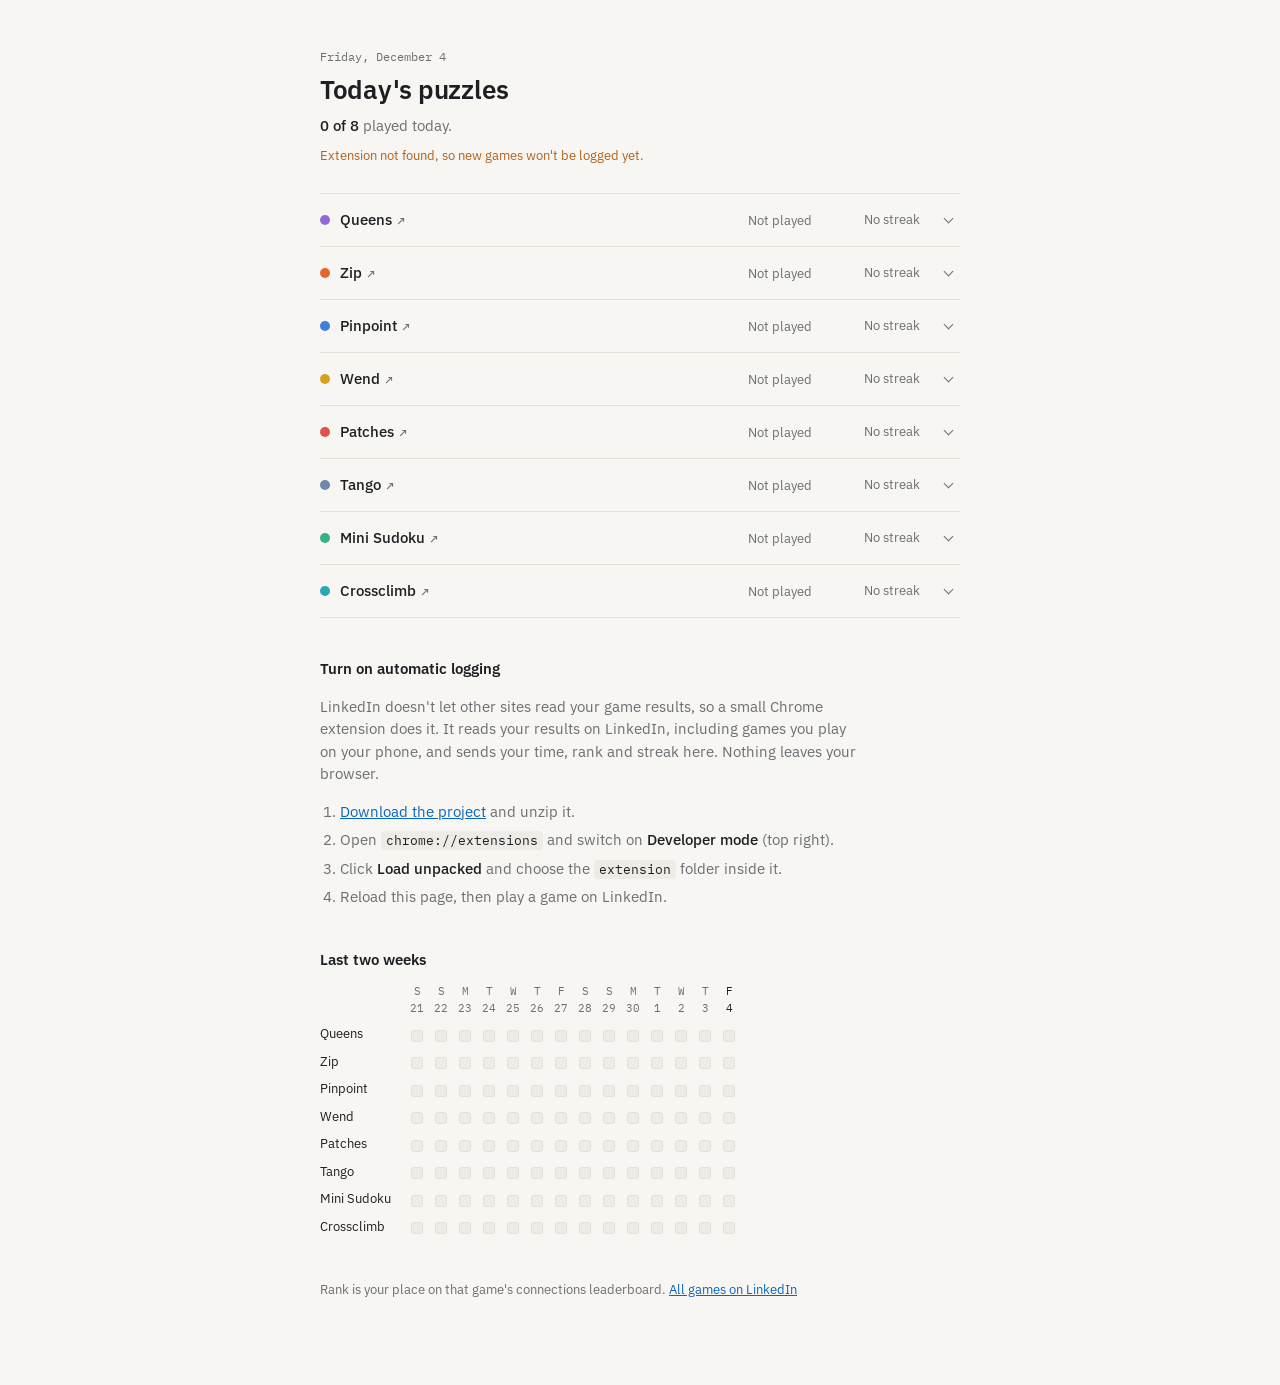
<file: index.html>
<!doctype html>
<html lang="en">
<head>
<meta charset="utf-8">
<meta name="viewport" content="width=device-width, initial-scale=1">
<title>Puzzle Streaks</title>
<link rel="preconnect" href="https://fonts.googleapis.com">
<link rel="preconnect" href="https://fonts.gstatic.com" crossorigin>
<link rel="stylesheet" href="https://fonts.googleapis.com/css2?family=IBM+Plex+Mono:wght@400;500&family=IBM+Plex+Sans:wght@400;500;600&display=swap">
<link rel="stylesheet" href="style.css?v=11">
</head>
<body>
<div class="wrap">
  <header>
    <div class="date" id="date"></div>
    <h1>Today's puzzles</h1>
    <p class="summary" id="summary"></p>
    <p class="status" id="status"></p>
  </header>

  <ul class="games" id="games"></ul>

  <section id="setup" hidden>
    <h2>Turn on automatic logging</h2>
    <p>LinkedIn doesn't let other sites read your game results, so a small Chrome extension does it. It reads your results on LinkedIn, including games you play on your phone, and sends your time, rank and streak here. Nothing leaves your browser.</p>
    <ol>
      <li><a href="https://github.com/rsuriprojects/puzzle-streaks/archive/refs/heads/main.zip">Download the project</a> and unzip it.</li>
      <li>Open <code>chrome://extensions</code> and switch on <b>Developer mode</b> (top right).</li>
      <li>Click <b>Load unpacked</b> and choose the <code>extension</code> folder inside it.</li>
      <li>Reload this page, then play a game on LinkedIn.</li>
    </ol>
  </section>

  <h2>Last two weeks</h2>
  <div class="hist-scroll"><table class="hist" id="hist"></table></div>

  <p class="foot">
    Rank is your place on that game's connections leaderboard.
    <a href="https://www.linkedin.com/games/" target="_blank" rel="noopener">All games on LinkedIn</a>
  </p>
</div>
<script src="app.js?v=11"></script>
</body>
</html>
</file>
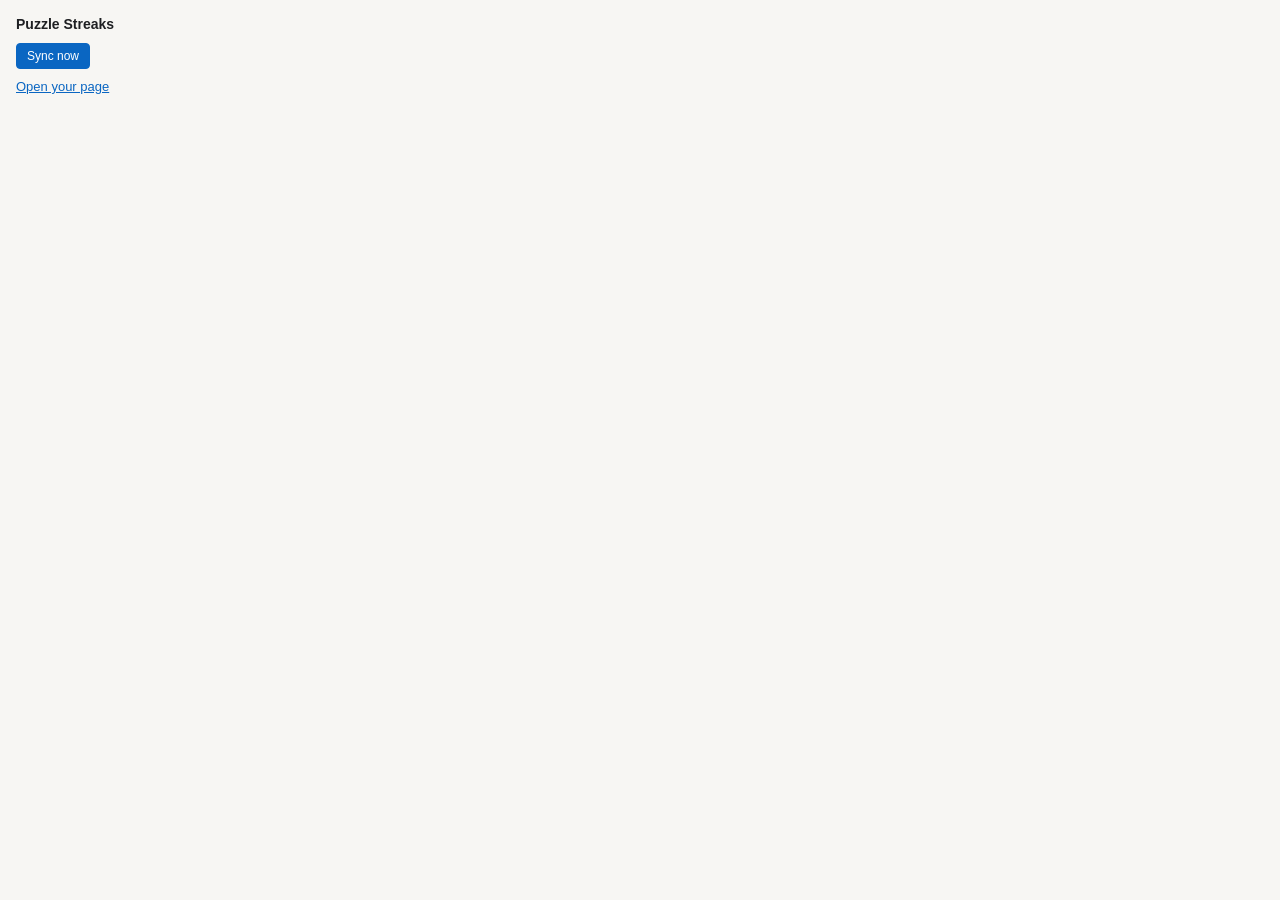
<file: extension/popup.html>
<!doctype html>
<html>
<head>
<meta charset="utf-8">
<style>
  body { font: 13px/1.5 "IBM Plex Sans", "Helvetica Neue", Arial, sans-serif; width: 300px; margin: 0; padding: 14px 16px; color: #1e1f22; background: #f7f6f3; }
  h1 { font-size: 14px; margin: 0 0 8px; }
  h2 { font-size: 12px; font-weight: 600; margin: 14px 0 4px; }
  p { margin: 0 0 8px; color: #6d6e72; }
  b { color: #1e1f22; font-weight: 500; }
  a { color: #0a66c2; }
  pre { white-space: pre-wrap; font-size: 11px; max-height: 140px; overflow: auto; background: #eeece7; padding: 6px; border-radius: 4px; }
  ul { list-style: none; margin: 0; padding: 0; }
  li { display: flex; justify-content: space-between; align-items: center; padding: 3px 0; }
  .sync { display: flex; align-items: center; gap: 8px; }
  #sync-now { color: #fff; background: #0a66c2; border-color: #0a66c2; padding: 3px 10px; }
  #sync-now:disabled { opacity: .6; cursor: default; }
  button { font: inherit; font-size: 12px; color: #0a66c2; background: none; border: 1px solid #d6d4cf; border-radius: 4px; padding: 1px 8px; cursor: pointer; }
</style>
</head>
<body>
  <h1>Puzzle Streaks</h1>
  <p id="today"></p>
  <p class="sync"><button id="sync-now" type="button">Sync now</button> <span id="sync-status"></span></p>
  <p id="last"></p>
  <p><a href="https://rsuriprojects.github.io/puzzle-streaks/" target="_blank">Open your page</a></p>
  <section id="screens" hidden>
    <h2>Something read wrong?</h2>
    <p>Copy what the extension saw on a game's results screen and send it over.</p>
    <ul id="screen-list"></ul>
  </section>
  <script src="popup.js"></script>
</body>
</html>
</file>
<file: style.css>
:root {
  --bg: #f7f6f3;
  --fg: #1e1f22;
  --muted: #6d6e72;
  --line: #e2e0db;
  --soft: #eeece7;
  --accent: #0a66c2;
  --warn: #b0611c;
  --g-queens: #9268d6;
  --g-zip: #e2672f;
  --g-pinpoint: #3f7fe0;
  --g-wend: #d6a21c;
  --g-patches: #e0524c;
  --g-tango: #6f87a8;
  --g-sudoku: #36b088;
  --g-crossclimb: #2aa6b6;
  --gold: #a87a06;
  --sans: "IBM Plex Sans", "Helvetica Neue", Arial, sans-serif;
  --mono: "IBM Plex Mono", ui-monospace, Menlo, monospace;
  color-scheme: light;
}
@media (prefers-color-scheme: dark) {
  :root {
    --bg: #17181a; --fg: #e8e7e3; --muted: #9b9b98; --line: #2c2d2f; --soft: #212224;
    --accent: #6aa9ea; --warn: #e0a15e; --gold: #e8bc4a; color-scheme: dark;
  }
}
* { box-sizing: border-box; }
body { margin: 0; background: var(--bg); color: var(--fg); font-family: var(--sans); font-size: 15px; line-height: 1.5; }
.wrap { max-width: 680px; margin: 0 auto; padding: 48px 20px 72px; }
header { display: grid; gap: 4px; margin-bottom: 28px; }
.date { font-family: var(--mono); font-size: 12px; color: var(--muted); }
h1 { font-size: 26px; font-weight: 600; margin: 0; letter-spacing: -0.01em; }
.summary { color: var(--muted); margin: 2px 0 0; }
.summary strong { color: var(--fg); font-weight: 500; }
.status { font-size: 13px; color: var(--muted); margin: 4px 0 0; }
.status .live { display: inline-block; width: 7px; height: 7px; border-radius: 50%; background: var(--g-sudoku); margin-right: 6px; vertical-align: 1px; }
.status.off { color: var(--warn); }

a { color: inherit; }
.games { list-style: none; margin: 0; padding: 0; border-top: 1px solid var(--line); }
.game { border-bottom: 1px solid var(--line); padding: 14px 0; }
.game { padding: 0; }
.row {
  display: grid; grid-template-columns: minmax(0, 1fr) auto 92px 24px; align-items: center; gap: 16px;
  padding: 14px 0; cursor: pointer;
}
.name { display: flex; align-items: center; flex-wrap: wrap; gap: 4px 10px; min-width: 0; }
.dot { width: 10px; height: 10px; border-radius: 50%; flex: none; background: var(--game); }
.name a { font-weight: 500; text-decoration: none; }
.name a:hover { text-decoration: underline; text-underline-offset: 3px; }
.name .arrow { color: var(--muted); font-size: 12px; }
.bonus-tag {
  font-size: 12px; font-weight: 500; color: var(--gold) !important;
  border: 1px solid currentColor; border-radius: 999px; padding: 0 8px; line-height: 20px;
}
.today { font-family: var(--mono); font-size: 14px; white-space: nowrap; }
.today b { font-weight: 500; }
.today .sep { color: var(--muted); margin: 0 6px; }
.sub { font-family: var(--sans); font-size: 13px; color: var(--muted); }
.streak { font-size: 13px; color: var(--muted); white-space: nowrap; text-align: right; }
.streak b { font-family: var(--mono); color: var(--fg); font-weight: 500; font-size: 15px; }
.streak.risk, .streak.risk b { color: var(--warn); }
.toggle { width: 24px; height: 24px; border: 0; background: none; padding: 0; cursor: pointer; display: grid; place-items: center; color: var(--muted); }
.toggle span { width: 7px; height: 7px; border-right: 1.5px solid currentColor; border-bottom: 1.5px solid currentColor; transform: translateY(-2px) rotate(45deg); transition: transform .15s; }
.open .toggle span { transform: translateY(2px) rotate(-135deg); }
.row:hover .toggle { color: var(--fg); }
@media (prefers-reduced-motion: reduce) { .toggle span { transition: none; } }

.details {
  display: grid; grid-template-columns: max-content minmax(0, 1fr); gap: 8px 20px;
  margin: 0 0 16px 20px; padding: 14px 16px; border-radius: 8px; font-size: 14px;
  background: color-mix(in srgb, var(--game) 10%, var(--bg));
}
.details dt { color: var(--muted); font-size: 13px; padding-top: 1px; }
.details dd { margin: 0; min-width: 0; }
.details b { font-family: var(--mono); font-weight: 500; }
.details a { color: var(--accent); }
.details a.bonus { color: var(--gold); font-weight: 500; }

h2 { font-size: 15px; font-weight: 600; margin: 40px 0 12px; }
#setup p, #setup ol { color: var(--muted); max-width: 60ch; }
#setup ol { padding-left: 20px; display: grid; gap: 6px; }
#setup b { color: var(--fg); font-weight: 500; }
#setup a { color: var(--accent); }
code { font-family: var(--mono); font-size: 13px; background: var(--soft); padding: 1px 5px; border-radius: 4px; color: var(--fg); }

.hist-scroll { overflow-x: auto; }
table.hist { border-collapse: collapse; font-size: 11px; color: var(--muted); font-family: var(--mono); }
table.hist th { font-weight: 400; padding: 0 0 8px; text-align: center; min-width: 24px; }
table.hist th.g { font-family: var(--sans); text-align: left; padding-right: 14px; color: var(--fg); font-size: 13px; white-space: nowrap; }
table.hist td { text-align: center; padding: 3px 0; }
.cell { display: inline-block; width: 12px; height: 12px; border-radius: 3px; background: var(--soft); border: 1px solid var(--line); }
.cell.on { border-color: transparent; }
th.is-today { color: var(--fg); font-weight: 500; }
.foot { margin-top: 36px; font-size: 13px; color: var(--muted); }
.foot a { color: var(--accent); }
a:focus-visible { outline: 2px solid var(--accent); outline-offset: 2px; border-radius: 3px; }

@media (max-width: 520px) {
  .wrap { padding-top: 32px; }
  .row { grid-template-columns: minmax(0, 1fr) auto 24px; row-gap: 2px; }
  .today { grid-column: 1; grid-row: 2; padding-left: 20px; font-size: 13px; }
  .streak { grid-column: 2; grid-row: 1 / span 2; }
  .toggle { grid-column: 3; grid-row: 1 / span 2; }
  .details { margin-left: 0; }
}
button:focus-visible { outline: 2px solid var(--accent); outline-offset: 2px; border-radius: 4px; }
.details .best { font-size: 12px; font-weight: 500; color: var(--gold); margin-left: 4px; }
</file>
